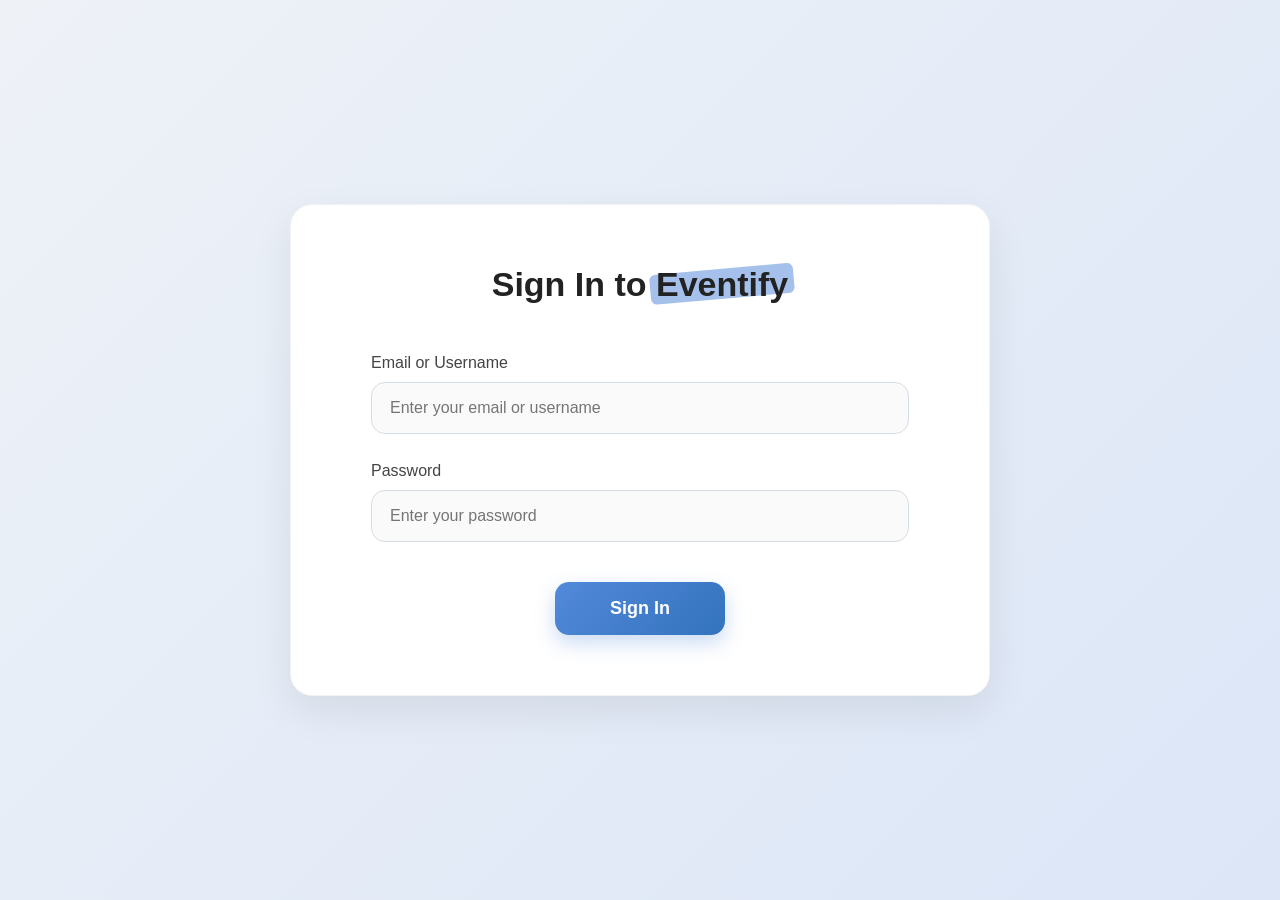
<file: frontend/html/login.html>
<!DOCTYPE html>
<html lang="en">

<head>
  <meta charset="UTF-8">
  <meta name="viewport" content="width=device-width, initial-scale=1.0">
  <title>Sign In - Eventify</title>
  <link href="https://fonts.googleapis.com/css2?family=DM+Sans:wght@400;600;700&display=swap" rel="stylesheet">
  <link rel="stylesheet" href="../css/login.css">
</head>

<body>
  <div class="card">
    <h1 class="card-title">
      Sign In to <span class="highlight">Eventify</span>
    </h1>
    <form id="loginForm">
      <div class="field">
        <label for="email">Email or Username</label>
        <input 
          type="text"
          id="email"
          name="email"
          placeholder="Enter your email or username"
          autocomplete="username"
          required
        >
      </div>
      <div class="field">
        <label for="password">Password</label>
        <input 
          type="password"
          id="password"
          name="password"
          placeholder="Enter your password"
          autocomplete="current-password"
          required
        >
      </div>
      <div class="btn-wrap">
        <button type="submit" class="btn-submit">
          Sign In
        </button>
      </div>
    </form>
  </div>

  <script src="../js/login.js"></script>
</body>
</html>
</file>
<file: frontend/css/login.css>
*,
*::before,
*::after{
  box-sizing:border-box;
  margin:0;
  padding:0;
}

body{
  min-height:100vh;
  display:flex;
  align-items:center;
  justify-content:center;
  background:linear-gradient(135deg,#eef2f7,#dce6f7);
  font-family:"Poppins",sans-serif;
}


/* CARD */

.card{
  width:700px;
  max-width:95%;
  background:#ffffff;
  border-radius:22px;
  padding:60px 80px;
  box-shadow:0 15px 40px rgba(0,0,0,0.08);
  border:1px solid rgba(0,0,0,0.05);
}


/* TITLE */

.card-title{
  text-align:center;
  font-size:34px;
  font-weight:700;
  margin-bottom:50px;
  color:#222;
}

.highlight{
  position:relative;
  z-index:1;
}

.highlight::before{
  content:"";
  position:absolute;
  left:-6px;
  right:-6px;
  top:50%;
  height:80%;
  background:#5389DA87;
  transform:translateY(-50%) rotate(-5deg);
  border-radius:6px;
  z-index:-1;
}


/* INPUT FIELDS */

.field{
  margin-bottom:28px;
}

.field label{
  display:block;
  font-size:16px;
  font-weight:500;
  margin-bottom:10px;
  color:#444;
}

.field input{
  width:100%;
  padding:16px 18px;
  border:1.5px solid #d6dce6;
  border-radius:14px;
  font-size:16px;
  outline:none;
  background:#fafafa;
  transition:all .25s ease;
}

.field input:focus{
  border-color:#4a7bdc;
  background:white;
  box-shadow:0 0 0 3px rgba(83,137,218,0.15);
}


/* BUTTON */

.btn-wrap{
  display:flex;
  justify-content:center;
  margin-top:40px;
}

.btn-submit{
  padding:16px 55px;
  border:none;
  border-radius:14px;
  background:linear-gradient(135deg,#5389da,#3373bd);
  color:white;
  font-size:18px;
  font-weight:600;
  cursor:pointer;
  transition:all .25s ease;
  box-shadow:0 8px 20px rgba(83,137,218,0.3);
}

.btn-submit:hover{
  transform:translateY(-2px);
  box-shadow:0 10px 25px rgba(83,137,218,0.4);
}

.btn-submit:active{
  transform:translateY(0);
}


/* RESPONSIVE */

@media (max-width:600px){

.card{
  padding:40px 25px;
}

.card-title{
  font-size:26px;
}

.btn-submit{
  width:100%;
}

}
</file>
